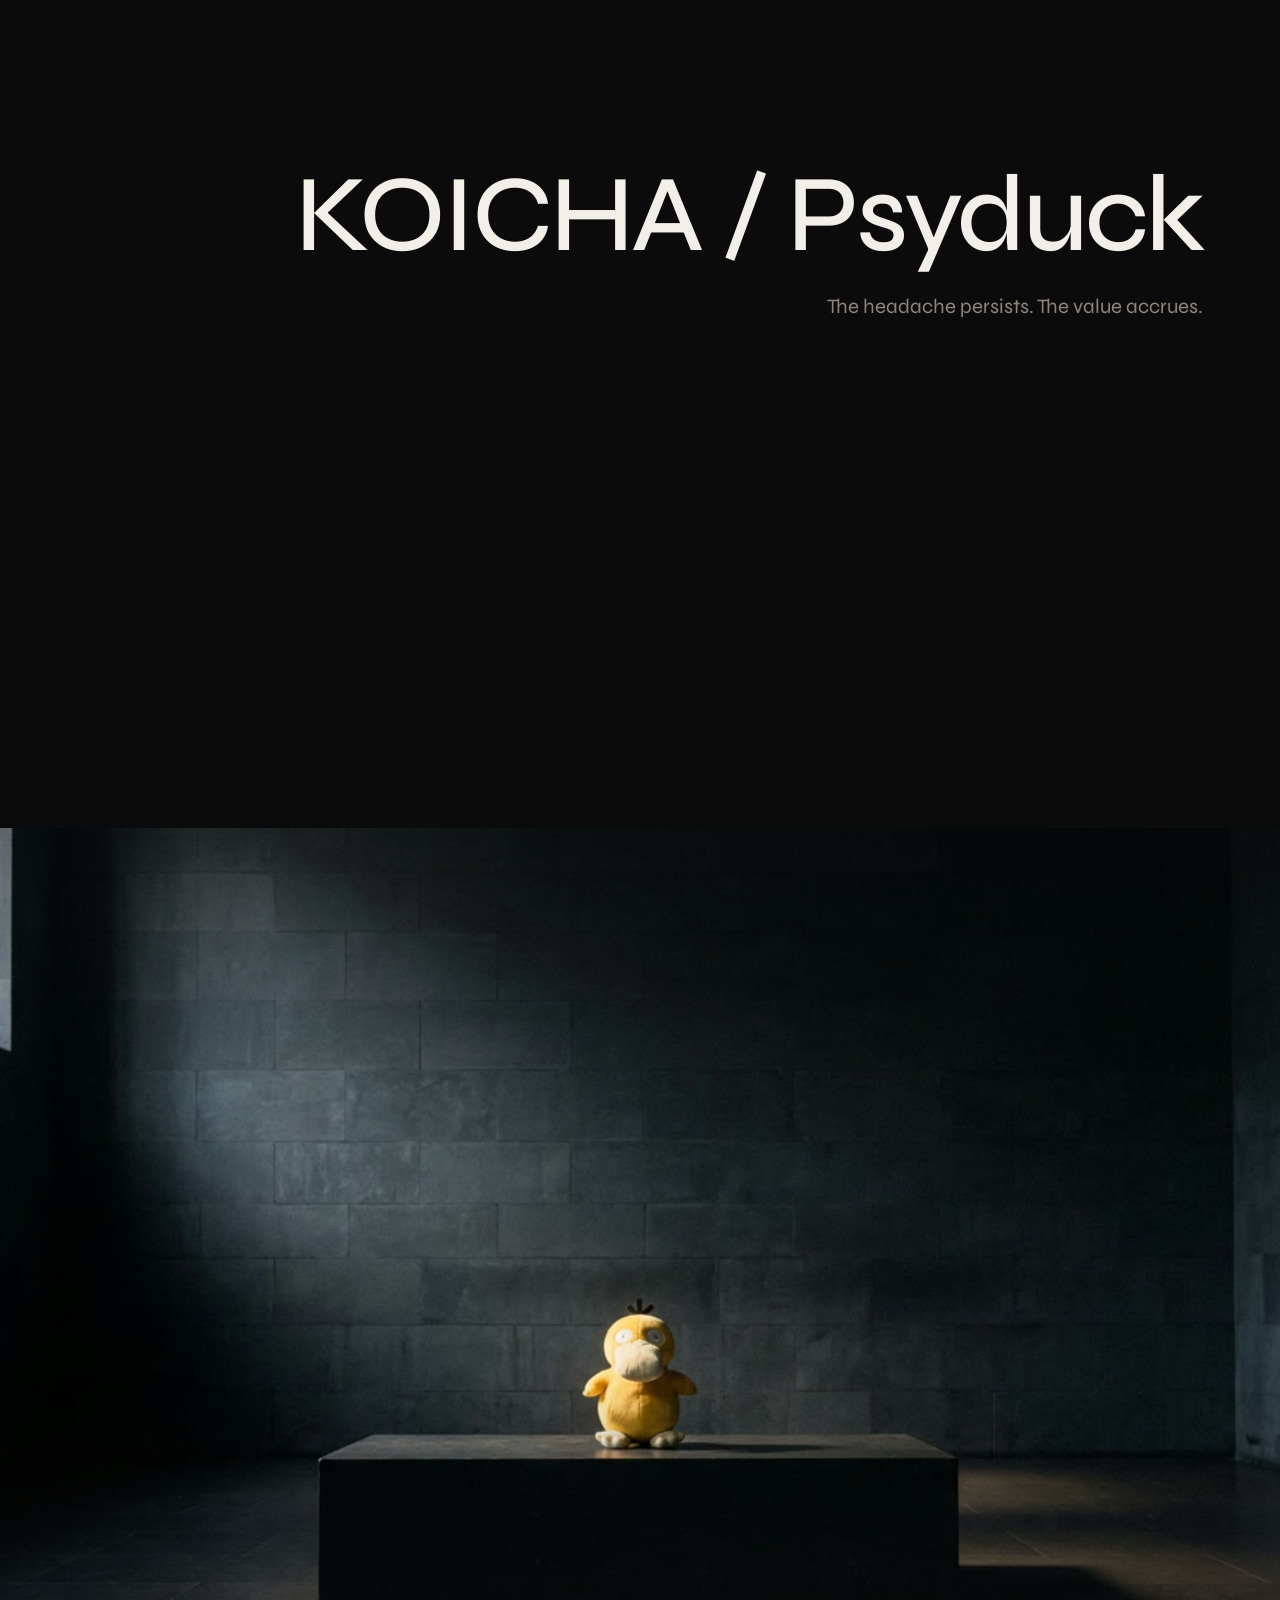
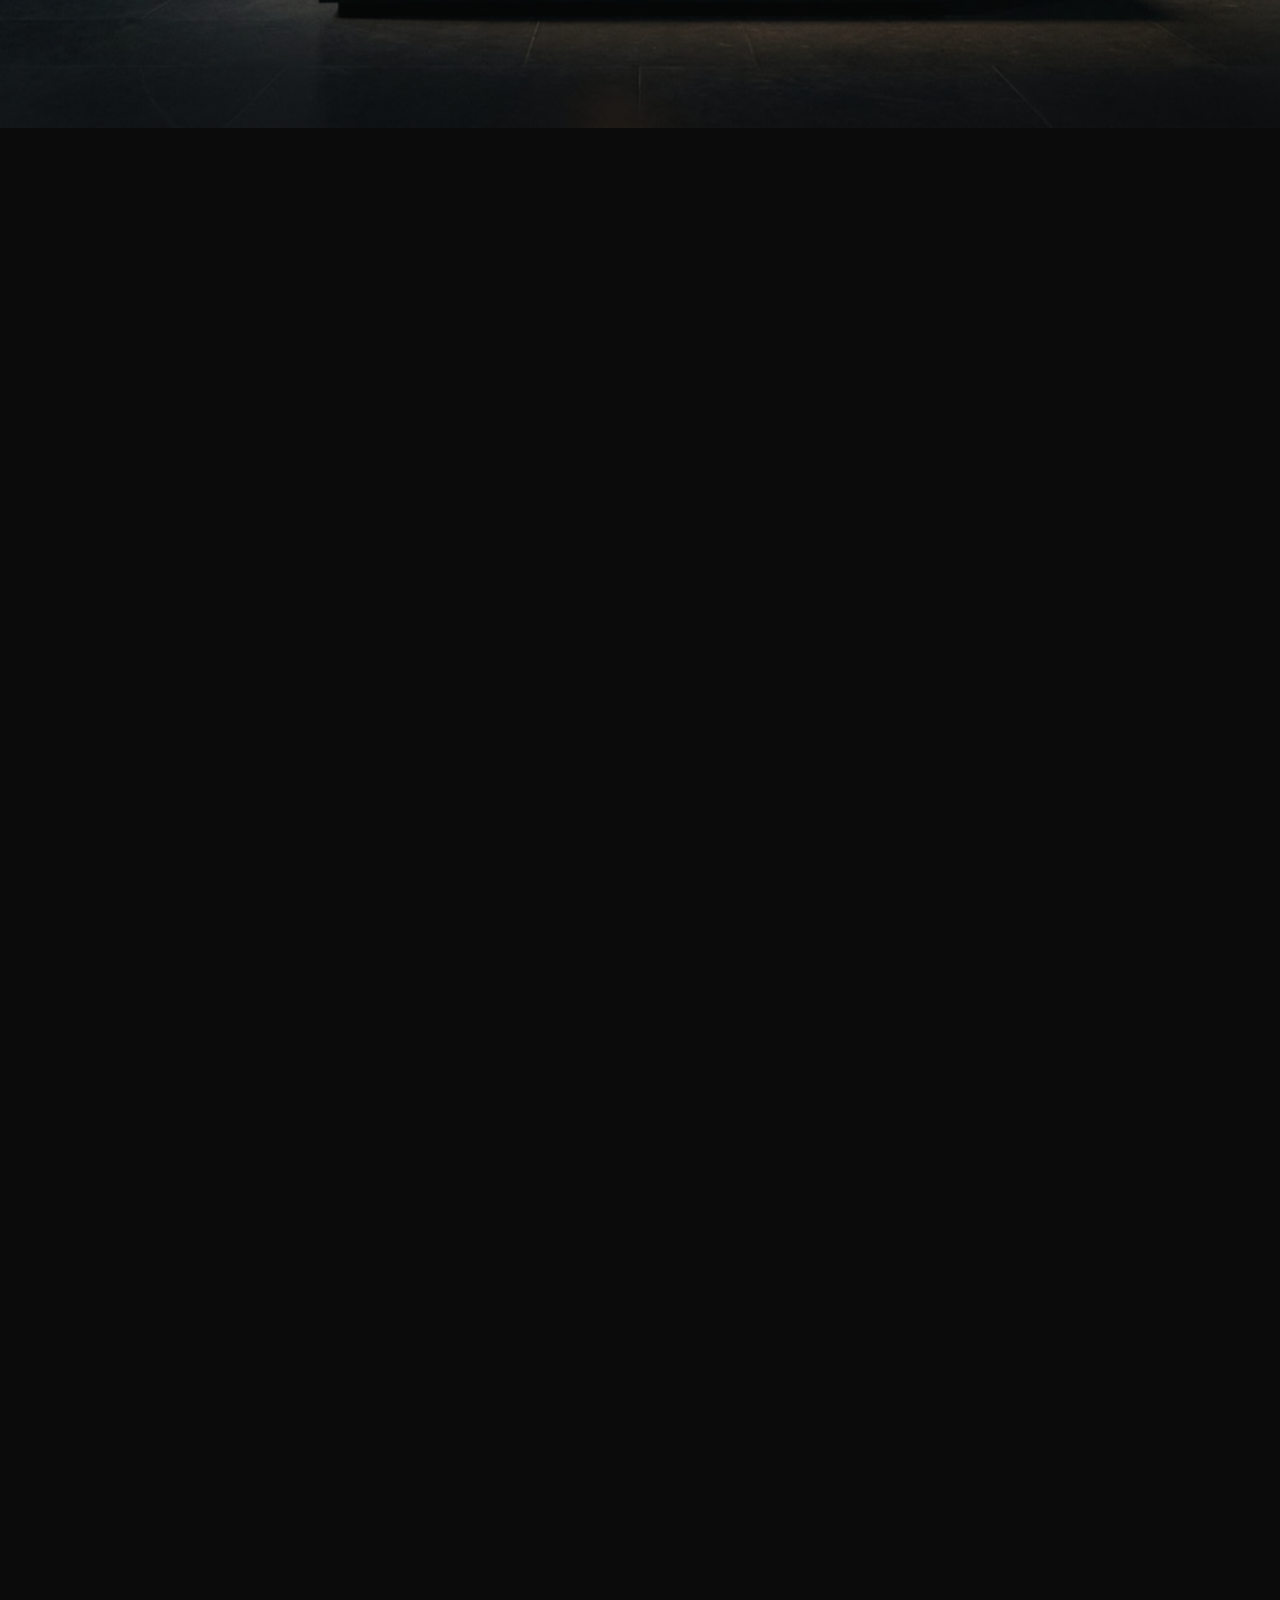
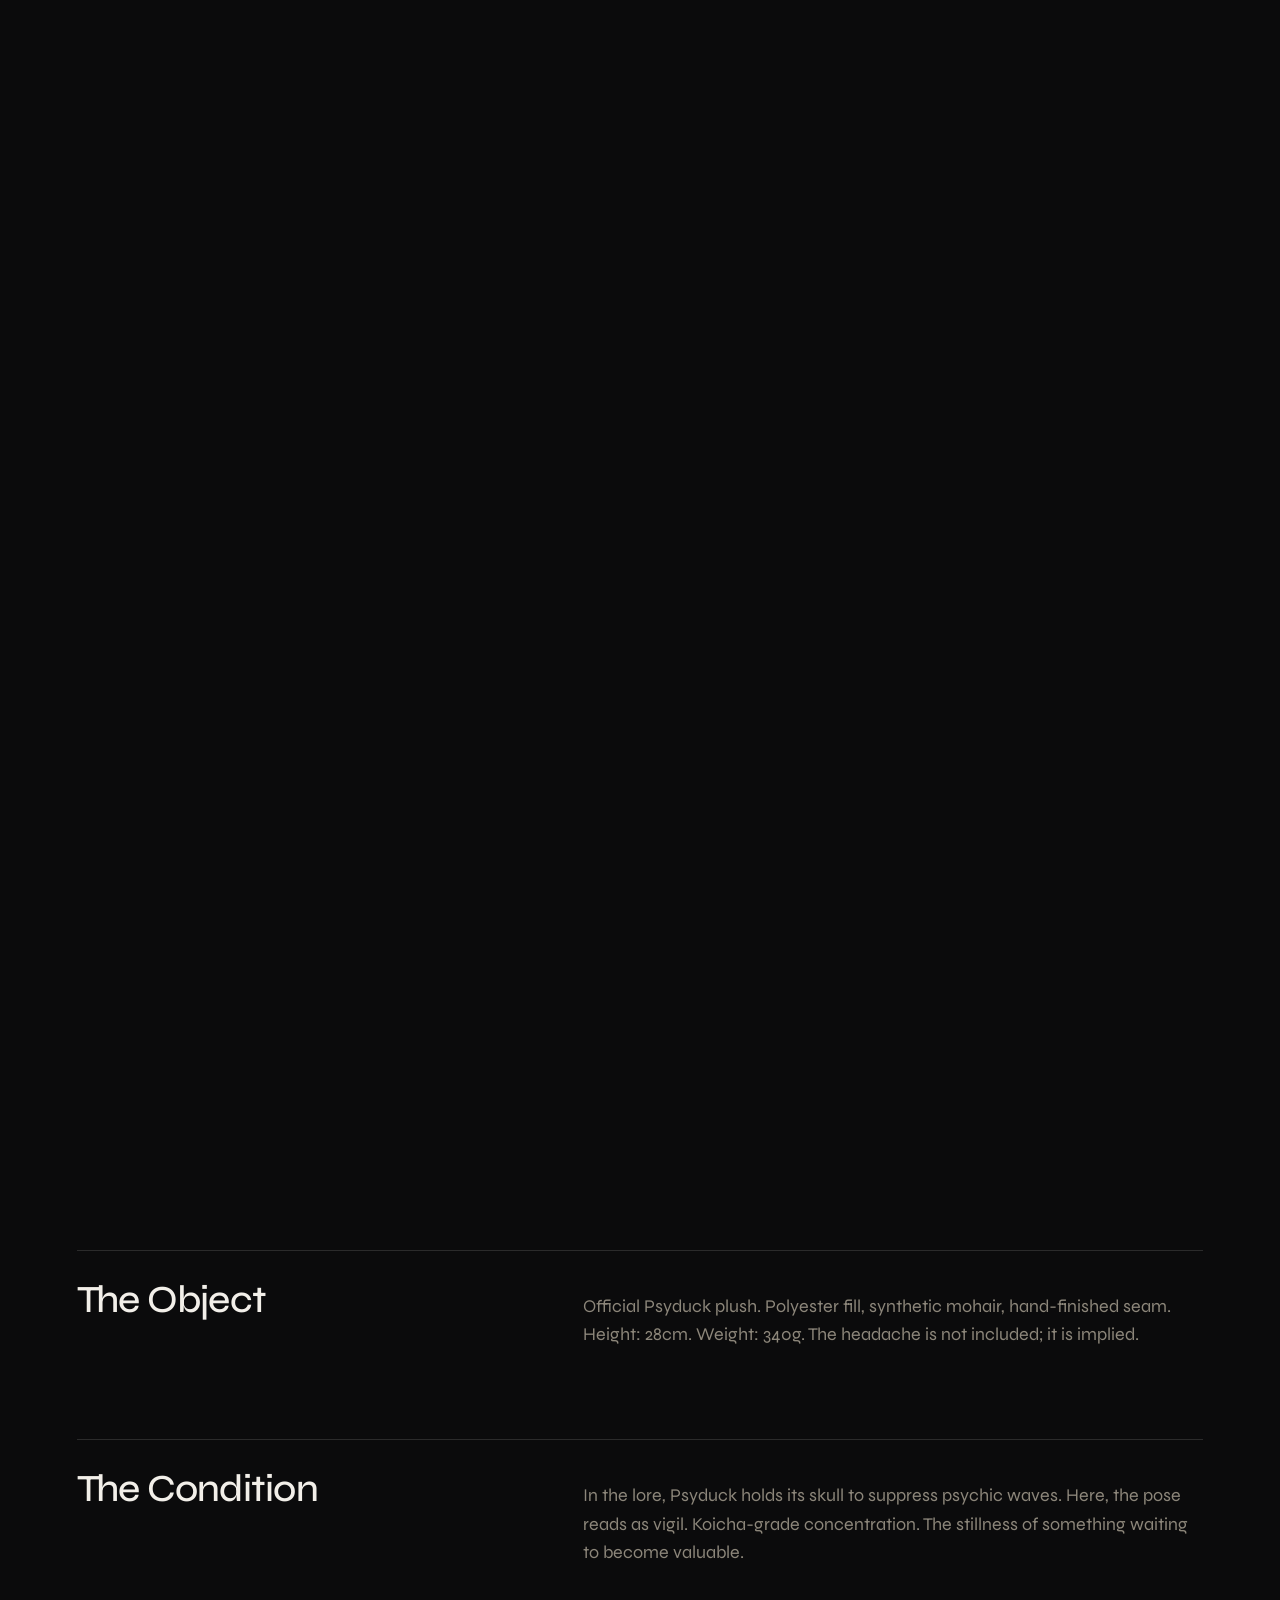
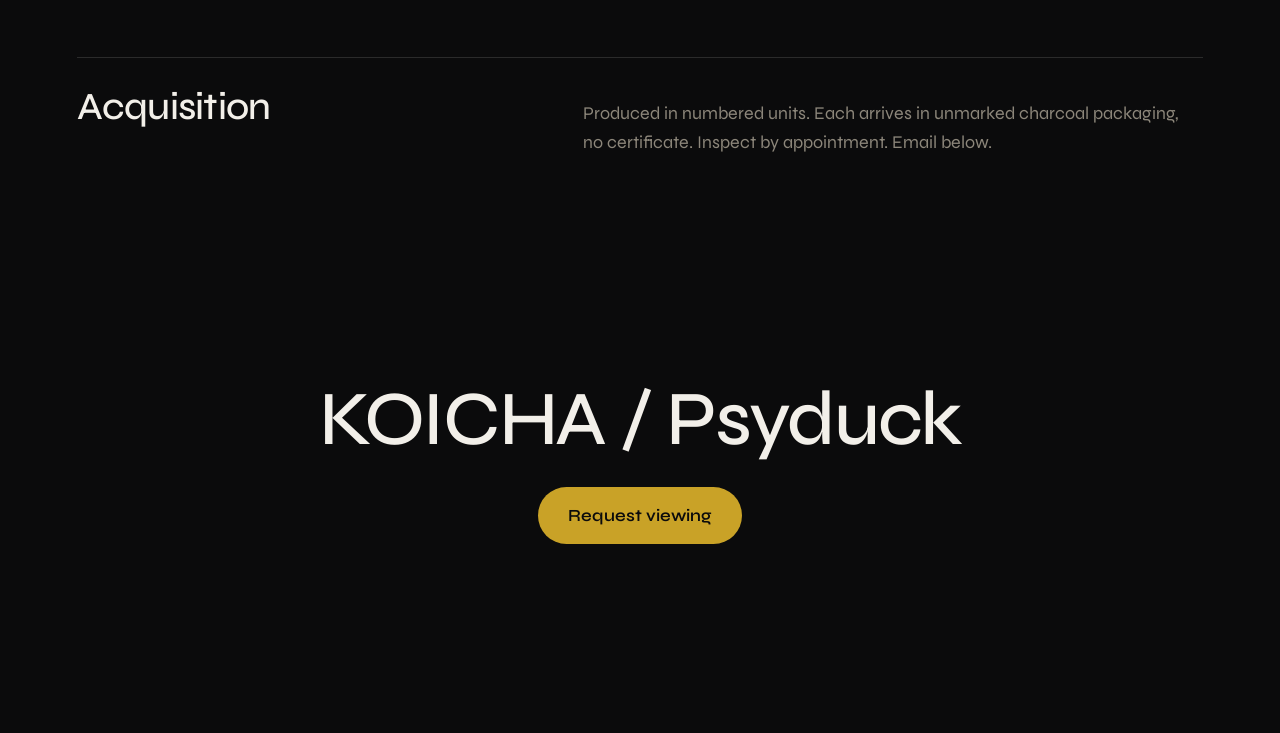
<file: outputs/runs/psyduck-plush-bba2/site/index.html>
<!doctype html>
<html lang="en">
<head>
<meta charset="utf-8">
<meta name="viewport" content="width=device-width, initial-scale=1">
<title>KOICHA / Psyduck</title>
<meta name="description" content="The headache persists. The value accrues.">
<link rel="preconnect" href="https://fonts.googleapis.com">
<link rel="preconnect" href="https://fonts.gstatic.com" crossorigin>
<link href="https://fonts.googleapis.com/css2?family=Syne:wght@400;600;700&display=swap" rel="stylesheet">
<style>
  :root { --bg: #0B0B0C; --ink: #F2EFE9; --muted: #8C867A; --accent: #C9A227; --font: "Syne"; }
  * { box-sizing: border-box; margin: 0; }
  html { background: var(--bg); }
  body { background: var(--bg); color: var(--ink); font: 400 17px/1.6 var(--font), system-ui, sans-serif; -webkit-font-smoothing: antialiased; }
  .hero { min-height: 92vh; display: grid; align-content: end; justify-items: start; padding: 88px clamp(16px, 6vw, 80px) 12vh; }
  /* Title position, set in the studio: rows t / m / b, columns l / c / r. */
  [data-hero^="t"] .hero { align-content: start; padding-top: 18vh; }
  [data-hero^="m"] .hero, [data-hero="c"] .hero { align-content: center; }
  [data-hero$="c"] .hero, [data-hero="c"] .hero { justify-items: center; text-align: center; }
  [data-hero$="r"] .hero { justify-items: end; text-align: right; }
  h1 { font: 500 clamp(44px, 8.5vw, 128px)/0.98 var(--font), system-ui, sans-serif; letter-spacing: -0.03em; max-width: 14ch; }
  .tagline { margin-top: 22px; color: var(--muted); font-size: clamp(17px, 1.6vw, 21px); max-width: 44ch; }
  .track { position: relative; }
  .stage { position: sticky; top: 0; height: 100vh; overflow: hidden; background: var(--bg); }
  .stage video, .stage img { position: absolute; inset: 0; width: 100%; height: 100%; object-fit: cover; }
  .stage::after { content: ""; position: absolute; inset: 0; pointer-events: none;
    background: linear-gradient(180deg, color-mix(in srgb, var(--bg) 35%, transparent) 0%, transparent 30%, transparent 62%, color-mix(in srgb, var(--bg) 70%, transparent) 100%); }
  .fl-beat { font-family: var(--font), system-ui, sans-serif; }
  .blocks { padding: 14vh clamp(16px, 6vw, 80px) 4vh; display: grid; gap: 10vh; }
  .block { display: grid; grid-template-columns: minmax(0, 1fr) minmax(0, 1.4fr); gap: clamp(20px, 5vw, 80px); align-items: baseline;
    border-top: 1px solid color-mix(in srgb, var(--ink) 14%, transparent); padding-top: 28px; }
  .block h2 { font: 500 clamp(26px, 3vw, 40px)/1.1 var(--font), system-ui, sans-serif; letter-spacing: -0.02em; }
  .block p { color: var(--muted); font-size: clamp(17px, 1.4vw, 20px); max-width: 60ch; white-space: pre-line; }
  .end { min-height: 60vh; display: grid; place-items: center; text-align: center; padding: 10vh 16px; }
  .end h2 { font: 500 clamp(36px, 6vw, 84px)/1 var(--font), system-ui, sans-serif; letter-spacing: -0.03em; }
  .cta { display: inline-block; margin-top: 30px; padding: 15px 30px; border-radius: 999px; background: var(--accent);
    color: var(--bg); text-decoration: none; font-weight: 600; transition: transform .25s ease; }
  .cta:active { transform: scale(.98); }
  .static .track { height: auto !important; }
  .static .stage { position: relative; height: auto; min-height: 70vh; padding: 24px 0; }
  .static .fl-stage { position: relative; display: grid; gap: 20px; padding: 60vh var(--gx) 0; }
  .static .fl-beat { position: relative; inset: auto; translate: none; opacity: 1; }
  @media (max-width: 760px) { .block { grid-template-columns: 1fr; } }
  @media (prefers-reduced-motion: no-preference) {
    .hero h1, .hero .tagline { animation: rise 1.1s cubic-bezier(.16,1,.3,1) both; }
    .hero .tagline { animation-delay: .15s; }
    @keyframes rise { from { opacity: 0; transform: translateY(24px); } }
  }
/* Frameline text layer: the lines that play over a scroll film.
   One style per site (data-preset on the stage), and per line a position on a 3x3 grid,
   a size and an entrance. Shared by every generated site and the Frameline landing page. */
.fl-stage { position: absolute; inset: 0; z-index: 3; pointer-events: none; --gx: clamp(20px, 6vw, 88px); --gy: clamp(84px, 13vh, 150px); }
.fl-beat {
  position: absolute; pointer-events: auto; color: inherit; opacity: 0; max-width: var(--mw, 18ch);
  font-size: calc(var(--fs) * var(--k, 1)); line-height: 1.06; letter-spacing: -0.02em; white-space: pre-line; text-wrap: balance;
  transition: opacity .6s cubic-bezier(.16,1,.3,1), transform .9s cubic-bezier(.16,1,.3,1), filter .7s cubic-bezier(.16,1,.3,1), clip-path 1s cubic-bezier(.16,1,.3,1);
}
.fl-text { outline: none; }

/* Position: rows t / m / b, columns l / c / r ("c" alone is dead centre). */
.fl-beat[data-pos^="t"] { top: var(--gy); }
.fl-beat[data-pos^="b"] { bottom: var(--gy); }
.fl-beat[data-pos="ml"], .fl-beat[data-pos="mr"], .fl-beat[data-pos="c"] { top: 50%; translate: 0 -50%; }
.fl-beat[data-pos$="l"] { left: var(--gx); text-align: left; }
.fl-beat[data-pos$="r"] { right: var(--gx); text-align: right; }
.fl-beat[data-pos="tc"], .fl-beat[data-pos="bc"] { left: 50%; translate: -50% 0; text-align: center; }
.fl-beat[data-pos="c"] { left: 50%; translate: -50% -50%; text-align: center; }

/* Size */
.fl-beat[data-size="s"] { --fs: clamp(16px, 1.45vw, 22px); --mw: 30ch; }
.fl-beat[data-size="m"] { --fs: clamp(26px, 3.1vw, 46px); --mw: 18ch; }
.fl-beat[data-size="l"] { --fs: clamp(34px, 4.8vw, 74px); --mw: 14ch; }
.fl-beat[data-size="xl"] { --fs: clamp(44px, 7.6vw, 124px); --mw: 11ch; }

/* Entrance */
.fl-beat[data-enter="rise"] { transform: translateY(22px); }
.fl-beat[data-enter="blur"] { filter: blur(14px); transform: scale(1.03); }
.fl-beat[data-enter="wipe"] { clip-path: inset(-20% 100% -20% 0); }
.fl-beat[data-enter="wipe"][data-pos$="r"] { clip-path: inset(-20% 0 -20% 100%); }
.fl-beat[data-enter="wipe"].on { clip-path: inset(-20% -4% -20% -4%); }
/* Shown: after the entrance rules and more specific than them, so every entrance resolves. */
.fl-beat.on[data-enter] { opacity: 1; transform: none; filter: none; }

/* Styles */
[data-preset="cinema"] .fl-beat { font-weight: 500; text-shadow: 0 2px 28px rgb(0 0 0 / .45); }
[data-preset="editorial"] .fl-beat { font-weight: 400; letter-spacing: -0.035em; line-height: 1.02; text-shadow: 0 2px 24px rgb(0 0 0 / .35); }
[data-preset="editorial"] .fl-beat::before {
  content: attr(data-index); display: block; margin-bottom: 1em; font: 500 11px/1 ui-monospace, "SFMono-Regular", Menlo, monospace;
  letter-spacing: .14em; opacity: .7; text-shadow: none;
}
[data-preset="gallery"] .fl-beat {
  --k: .62; --mw: 32ch; font-weight: 400; line-height: 1.35; letter-spacing: 0; padding: 14px 18px 16px;
  background: color-mix(in srgb, var(--bg, #0b0b0c) 80%, transparent); border-left: 2px solid var(--accent, currentColor);
  backdrop-filter: blur(8px); -webkit-backdrop-filter: blur(8px); text-align: left !important;
}
[data-preset="gallery"] .fl-beat::before {
  content: "N\BA  " attr(data-n); display: block; margin-bottom: .7em; font: 500 11px/1 ui-monospace, "SFMono-Regular", Menlo, monospace;
  letter-spacing: .12em; opacity: .65;
}
[data-preset="poster"] .fl-beat { --k: 1.18; font-weight: 700; text-transform: uppercase; letter-spacing: -0.045em; line-height: .9; text-shadow: 0 4px 40px rgb(0 0 0 / .4); }
[data-preset="whisper"] .fl-beat { --k: .72; font-weight: 300; letter-spacing: .01em; text-transform: lowercase; line-height: 1.25; opacity: 0; text-shadow: 0 1px 18px rgb(0 0 0 / .6); }
[data-preset="whisper"] .fl-beat.on { opacity: .9; }

@media (max-width: 700px) {
  .fl-stage { --gx: 18px; --gy: 96px; }
  .fl-beat[data-pos="ml"], .fl-beat[data-pos="mr"] { top: auto; bottom: var(--gy); translate: none; }
}
@media (prefers-reduced-motion: reduce) {
  .fl-beat { transition: opacity .3s linear; transform: none !important; filter: none !important; clip-path: none !important; }
}

</style>
</head>
<body data-hero="tr">
  <section class="hero">
    <h1 data-edit="title">KOICHA / Psyduck</h1>
    <p class="tagline" data-edit="tagline">The headache persists. The value accrues.</p>
  </section>

  <section class="track" id="track">
    <div class="stage" id="stage">
      <video id="film" muted playsinline preload="none" poster="poster.jpg"></video>
    </div>
  </section>

  <div class="blocks"><section class="block"><h2 data-edit="sections.0.heading">The Object</h2><p data-edit="sections.0.body">Official Psyduck plush. Polyester fill, synthetic mohair, hand-finished seam. Height: 28cm. Weight: 340g. The headache is not included; it is implied.</p></section><section class="block"><h2 data-edit="sections.1.heading">The Condition</h2><p data-edit="sections.1.body">In the lore, Psyduck holds its skull to suppress psychic waves. Here, the pose reads as vigil. Koicha-grade concentration. The stillness of something waiting to become valuable.</p></section><section class="block"><h2 data-edit="sections.2.heading">Acquisition</h2><p data-edit="sections.2.body">Produced in numbered units. Each arrives in unmarked charcoal packaging, no certificate. Inspect by appointment. Email below.</p></section></div>

  <section class="end">
    <div>
      <h2 data-edit="title">KOICHA / Psyduck</h2>
      <a class="cta" href="#" data-edit="cta.label">Request viewing</a>
    </div>
  </section>

<script>
/* Frameline text layer: mounts the lines of a scroll film into a stage and shows each one
   for its stretch of the film. show(p) takes the film's progress, 0 to 1. */
window.FramelineText = (() => {
  const POS = ["tl", "tc", "tr", "ml", "c", "mr", "bl", "bc", "br"];
  const SIZES = ["s", "m", "l", "xl"];
  const ENTERS = ["rise", "fade", "blur", "wipe", "type"];
  const pad = (n) => String(n).padStart(2, "0");

  function mount(host, acts, layout) {
    layout = layout || {};
    const stage = document.createElement("div");
    stage.className = "fl-stage";
    stage.dataset.preset = layout.preset || "cinema";
    host.appendChild(stage);
    const reduce = matchMedia("(prefers-reduced-motion: reduce)").matches;
    const n = acts.length;
    const items = acts.map((a, i) => {
      const L = (layout.beats || [])[i] || {};
      const el = document.createElement("div");
      el.className = "fl-beat";
      el.dataset.pos = POS.includes(L.pos) ? L.pos : "bc";
      el.dataset.size = SIZES.includes(L.size) ? L.size : "m";
      el.dataset.enter = ENTERS.includes(L.enter) ? L.enter : "rise";
      el.dataset.index = `${pad(i + 1)} / ${pad(n)}`;
      el.dataset.n = pad(i + 1);
      const t = document.createElement("span");
      t.className = "fl-text";
      t.dataset.edit = `beats.${i}`;
      t.textContent = a.text;
      el.appendChild(t);
      stage.appendChild(el);
      return { el, t, from: a.from, to: a.to };
    });

    // Typewriter entrance: characters appear over a moment; never while someone edits.
    function typeIn(it) {
      if (reduce || it.typing || document.body.classList.contains("fl-editing")) return;
      it.typing = true;
      const full = it.t.textContent;
      const start = performance.now();
      const dur = Math.min(1100, 24 * full.length + 200);
      const step = (now) => {
        const k = Math.min(1, (now - start) / dur);
        it.t.textContent = full.slice(0, Math.round(full.length * k));
        if (k < 1 && it.el.classList.contains("on")) requestAnimationFrame(step);
        else { it.t.textContent = full; it.typing = false; }
      };
      requestAnimationFrame(step);
    }

    function show(p) {
      for (const it of items) {
        const on = p >= it.from && p < it.to;
        if (on === it.el.classList.contains("on")) continue;
        it.el.classList.toggle("on", on);
        if (on && it.el.dataset.enter === "type") typeIn(it);
      }
    }
    return { stage, items, show };
  }
  return { mount, POS, SIZES, ENTERS };
})();

</script>
<script>
(() => {
  const DURATION = 15.540;
  const ACTS = [{"from": 0.0, "to": 0.14, "text": "Some conditions warrant permanent display."}, {"from": 0.193, "to": 0.473, "text": "Light finds the seam. Shadow finds the rest."}, {"from": 0.527, "to": 0.807, "text": "The migraine is the detail."}, {"from": 0.86, "to": 1.01, "text": "It has never known relief. It will outlast you."}];
  const LAYOUT = {"preset": "editorial", "hero": "tr", "beats": [{"pos": "br", "size": "m", "enter": "fade"}, {"pos": "mr", "size": "m", "enter": "rise"}, {"pos": "tr", "size": "s", "enter": "rise"}, {"pos": "tr", "size": "l", "enter": "fade"}]};
  const track = document.getElementById('track');
  const stage = document.getElementById('stage');
  const video = document.getElementById('film');

  const reduce = matchMedia('(prefers-reduced-motion: reduce)').matches ||
    (navigator.connection && (navigator.connection.saveData || /2g/.test(navigator.connection.effectiveType || '')));
  const scrub = !reduce && matchMedia('(pointer: fine) and (min-width: 900px)').matches;
  const text = FramelineText.mount(stage, ACTS, LAYOUT);

  if (reduce) {
    document.body.classList.add('static');
    const img = document.createElement('img');
    img.src = 'poster.jpg'; img.alt = '';
    video.replaceWith(img);
    return;
  }

  new IntersectionObserver((entries, io) => {
    if (!entries[0].isIntersecting) return;
    video.src = scrub ? 'film.mp4' : 'film-mobile.mp4';
    video.preload = 'auto';
    if (!scrub) { video.loop = true; video.play().catch(() => {}); }
    io.disconnect();
  }, { rootMargin: '150% 0px' }).observe(track);

  const progress = () => {
    const r = track.getBoundingClientRect();
    return Math.min(1, Math.max(0, -r.top / (r.height - innerHeight)));
  };

  if (!scrub) {
    // Touch: the film loops; the lines follow its clock.
    track.style.height = '220vh';
    const tickLoop = () => { if (video.duration) text.show(video.currentTime / video.duration); requestAnimationFrame(tickLoop); };
    requestAnimationFrame(tickLoop);
    return;
  }

  // The scrollbar is the playhead; eased so wheel steps feel like camera inertia.
  track.style.height = `calc(${DURATION * 30}vh + 100vh)`;
  let smooth = 0;
  const tick = () => {
    const goal = progress() * Math.max(0, DURATION - 0.05);
    smooth += (goal - smooth) * 0.14;
    if (video.readyState >= 1 && Math.abs(video.currentTime - smooth) > 0.02) video.currentTime = smooth;
    text.show(smooth / DURATION);
    requestAnimationFrame(tick);
  };
  requestAnimationFrame(tick);
})();
</script>
</body>
</html>
</file>
